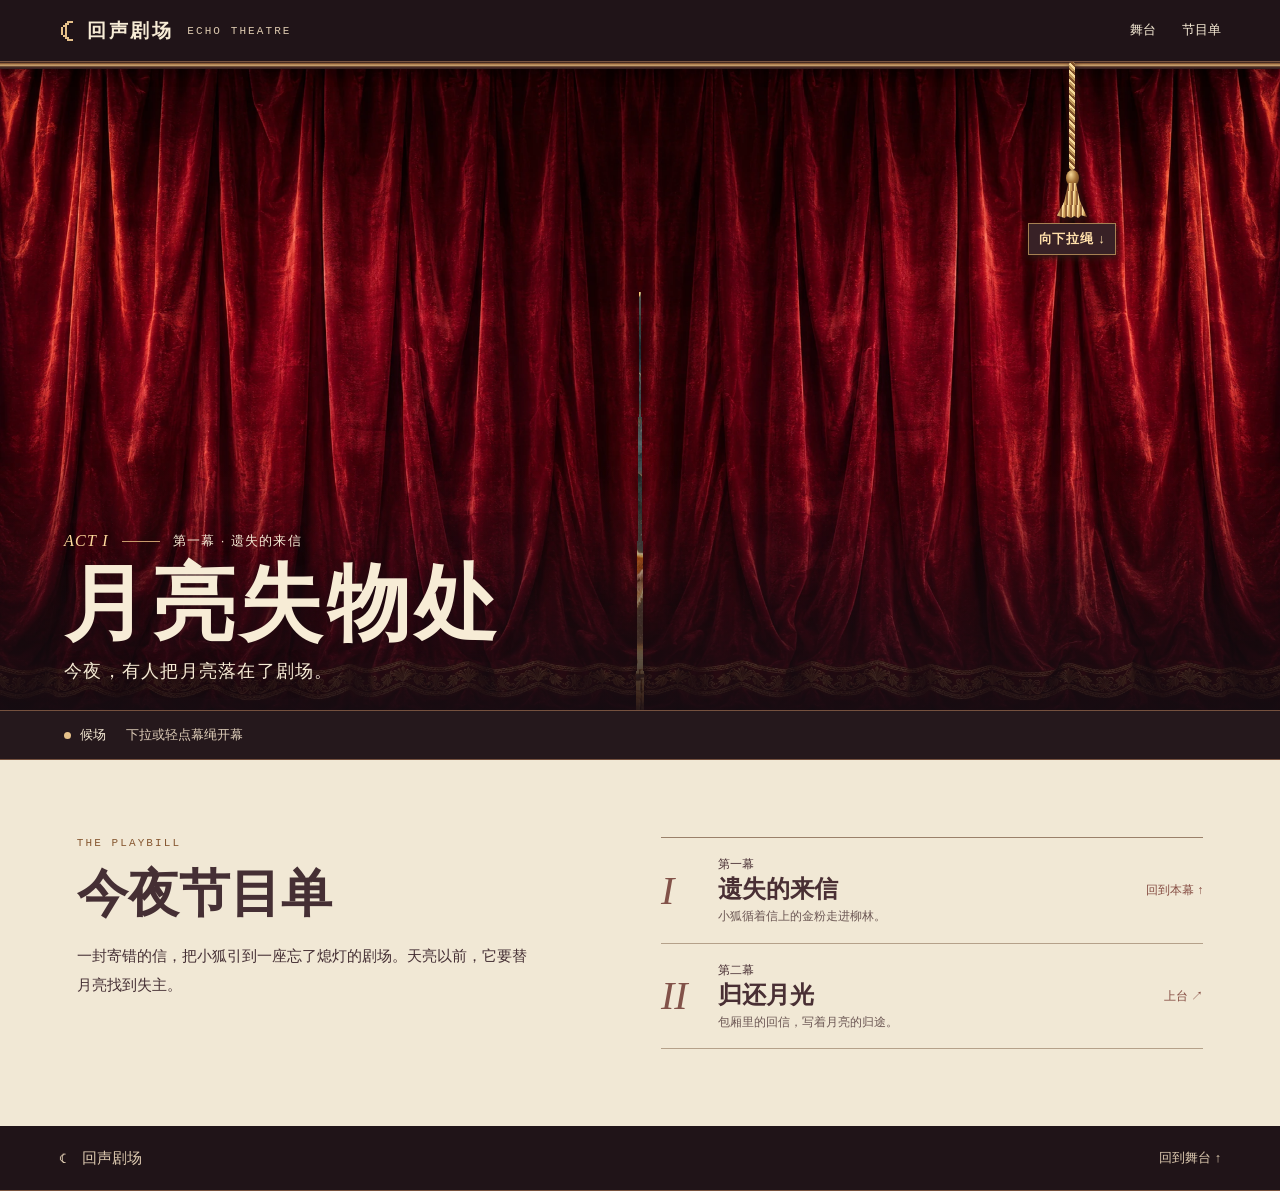
<file: docs/index.html>
<!doctype html><html lang="zh-CN"><head><meta charset="utf-8"><meta name="viewport" content="width=device-width,initial-scale=1"><meta name="theme-color" content="#211419">
<title>月亮失物处 · 回声剧场</title><link rel="preload" as="image" href="velvet.webp"><link rel="stylesheet" href="theatre.css?v=passage1"><script defer src="curtain.js"></script><script defer src="theatre.js?v=passage1"></script></head>
<body><a class="skip" href="#rig">跳到幕绳</a><header class="mast"><a class="brand" href="#stage"><i aria-hidden="true">☾</i> 回声剧场 <small lang="en">ECHO THEATRE</small></a><nav aria-label="主要导航"><a href="#stage">舞台</a><a href="#bill">节目单</a></nav></header>
<main><section id="stage" aria-labelledby="title"><div class="field"><div class="set"><img class="scenery" src="scenery.webp" alt="月牙悬在柳林上方，一只小狐衔着信站在木台中央。"><span class="moonlight"></span></div>
<canvas id="drape" aria-hidden="true"></canvas><div class="cornice" aria-hidden="true"></div>
<button class="loge" id="loge" aria-label="进入七号包厢" disabled><img src="loge.webp" alt=""><span>七号包厢 <i>↗</i></span></button>
<button id="rig" aria-label="拉绳开幕，也可轻点开幕"><span class="cord"></span><span class="tassel"><i></i></span><strong>向下拉绳 <span aria-hidden="true">↓</span></strong></button>
<div class="marquee"><p class="actline"><span id="roman">ACT I</span><i></i><span id="actname">第一幕 · 遗失的来信</span></p><h1 id="title">月亮失物处</h1><p id="tagline">今夜，有人把月亮落在了剧场。</p></div></div>
<div class="apron"><span id="status" role="status">候场</span><span id="instruction">下拉或轻点幕绳开幕</span><button id="replay" hidden>重新开幕 ↺</button></div></section>
<section id="bill" aria-labelledby="billtitle"><header class="billhead"><p lang="en">THE PLAYBILL</p><h2 id="billtitle">今夜节目单</h2><p class="synopsis">一封寄错的信，把小狐引到一座忘了熄灯的剧场。天亮以前，它要替月亮找到失主。</p></header><div class="actlist">
<button class="choose" data-act="1"><span class="num">I</span><span><small>第一幕</small><b>遗失的来信</b><em>小狐循着信上的金粉走进柳林。</em></span><span class="go">上台 ↗</span></button>
<button class="choose" data-act="2"><span class="num">II</span><span><small>第二幕</small><b>归还月光</b><em>包厢里的回信，写着月亮的归途。</em></span><span class="go">上台 ↗</span></button></div></section></main>
<footer><span>☾　回声剧场</span><a href="#stage">回到舞台 ↑</a></footer>
<div id="camera-window" hidden inert aria-hidden="true"></div>
<section id="box" aria-labelledby="boxtitle" hidden inert>
<div class="room-view"><img src="chamber.webp" loading="lazy" alt="包厢内的铜灯照亮绯红座椅和信封，栏杆外可望见月夜舞台。"></div>
<div class="room-overlay"><div class="room-nav"><button id="leave"></button><span id="boxact"></span></div>
<div class="letter"><h2 id="boxtitle">七号包厢</h2><p id="lettercopy"></p><blockquote id="quote"></blockquote></div></div>
</section>
</body></html>
</file>
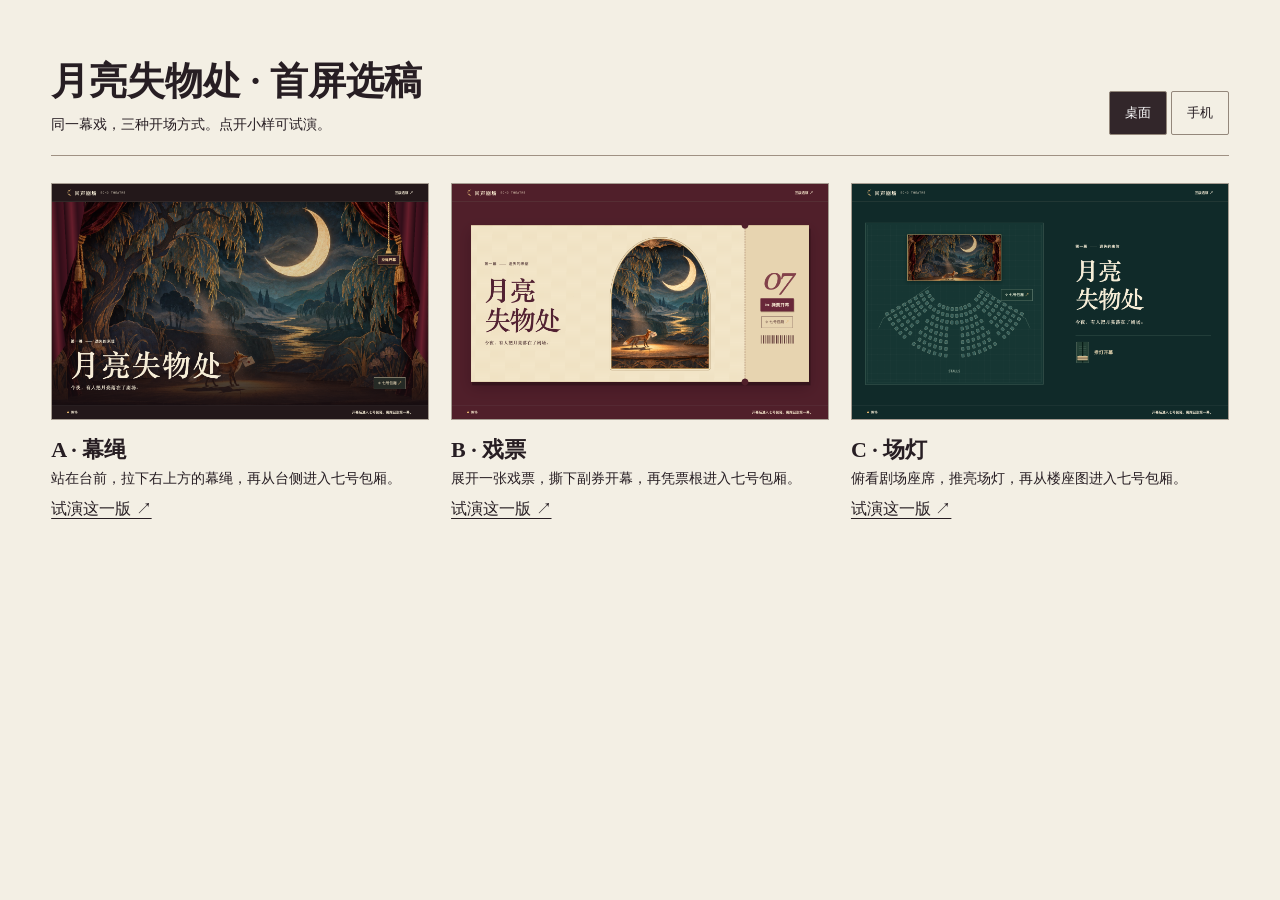
<file: docs/editions.html>
<!doctype html><html lang="zh-CN"><head><meta charset="utf-8"><meta name="viewport" content="width=device-width,initial-scale=1"><title>回声剧场 · 首屏选稿</title><style>
*{box-sizing:border-box}body{margin:0;background:#f3efe4;color:#271e23;font:16px/1.6 "PingFang SC",sans-serif}main{max-width:1700px;margin:auto;padding:clamp(20px,4vw,64px)}header{display:flex;align-items:end;justify-content:space-between;border-bottom:1px solid #9f9183;gap:15px;padding-bottom:20px}h1,h2,p{margin:0}h1,h2{font-family:"Songti SC",serif}h1{font-size:clamp(26px,3vw,50px)}header p{font-size:14px}nav{display:flex;gap:4px}button{min-height:44px;padding:7px 15px;border:1px solid #93877b;border-radius:2px;background:transparent;color:inherit;cursor:pointer}button[aria-pressed=true]{background:#32262a;color:#fff}section{display:grid;grid-template-columns:repeat(3,minmax(0,1fr));gap:22px;margin-top:27px}article{min-width:0}article img{width:100%;height:auto;display:block;border:1px solid #a69d92}a{color:inherit;text-underline-offset:4px}article>div{margin-top:12px}article p{font-size:14px;margin-bottom:6px}article h2{font-size:22px}body.phone article img{max-width:300px;margin:auto}@media(max-width:720px){header{display:grid}section{grid-template-columns:1fr}article{padding-bottom:18px;border-bottom:1px solid #c9c0b4}}
</style></head><body><main><header><div><h1>月亮失物处 · 首屏选稿</h1><p>同一幕戏，三种开场方式。点开小样可试演。</p></div><nav aria-label="选择截图尺寸"><button data-size="1440" aria-pressed="true">桌面</button><button data-size="390" aria-pressed="false">手机</button></nav></header><section></section></main><script>
const names=['A · 幕绳','B · 戏票','C · 场灯'],captions=['站在台前，拉下右上方的幕绳，再从台侧进入七号包厢。','展开一张戏票，撕下副券开幕，再凭票根进入七号包厢。','俯看剧场座席，推亮场灯，再从楼座图进入七号包厢。'];
function show(size){document.body.classList.toggle('phone',size==='390');document.querySelectorAll('[data-size]').forEach(b=>b.setAttribute('aria-pressed',String(b.dataset.size===size)));document.querySelector('section').innerHTML=['a','b','c'].map((v,i)=>'<article><a href="play.html?sample=1&amp;v='+v+'" aria-label="试演'+names[i]+'"><img src="captures/'+v+'-'+size+'.png" alt="'+names[i]+'首屏截图"></a><div><h2>'+names[i]+'</h2><p>'+captions[i]+'</p><a href="play.html?sample=1&amp;v='+v+'">试演这一版 ↗</a></div></article>').join('');}
document.querySelectorAll('[data-size]').forEach(b=>b.onclick=()=>show(b.dataset.size));show(matchMedia('(max-width:700px)').matches?'390':'1440');
</script></body></html>
</file>
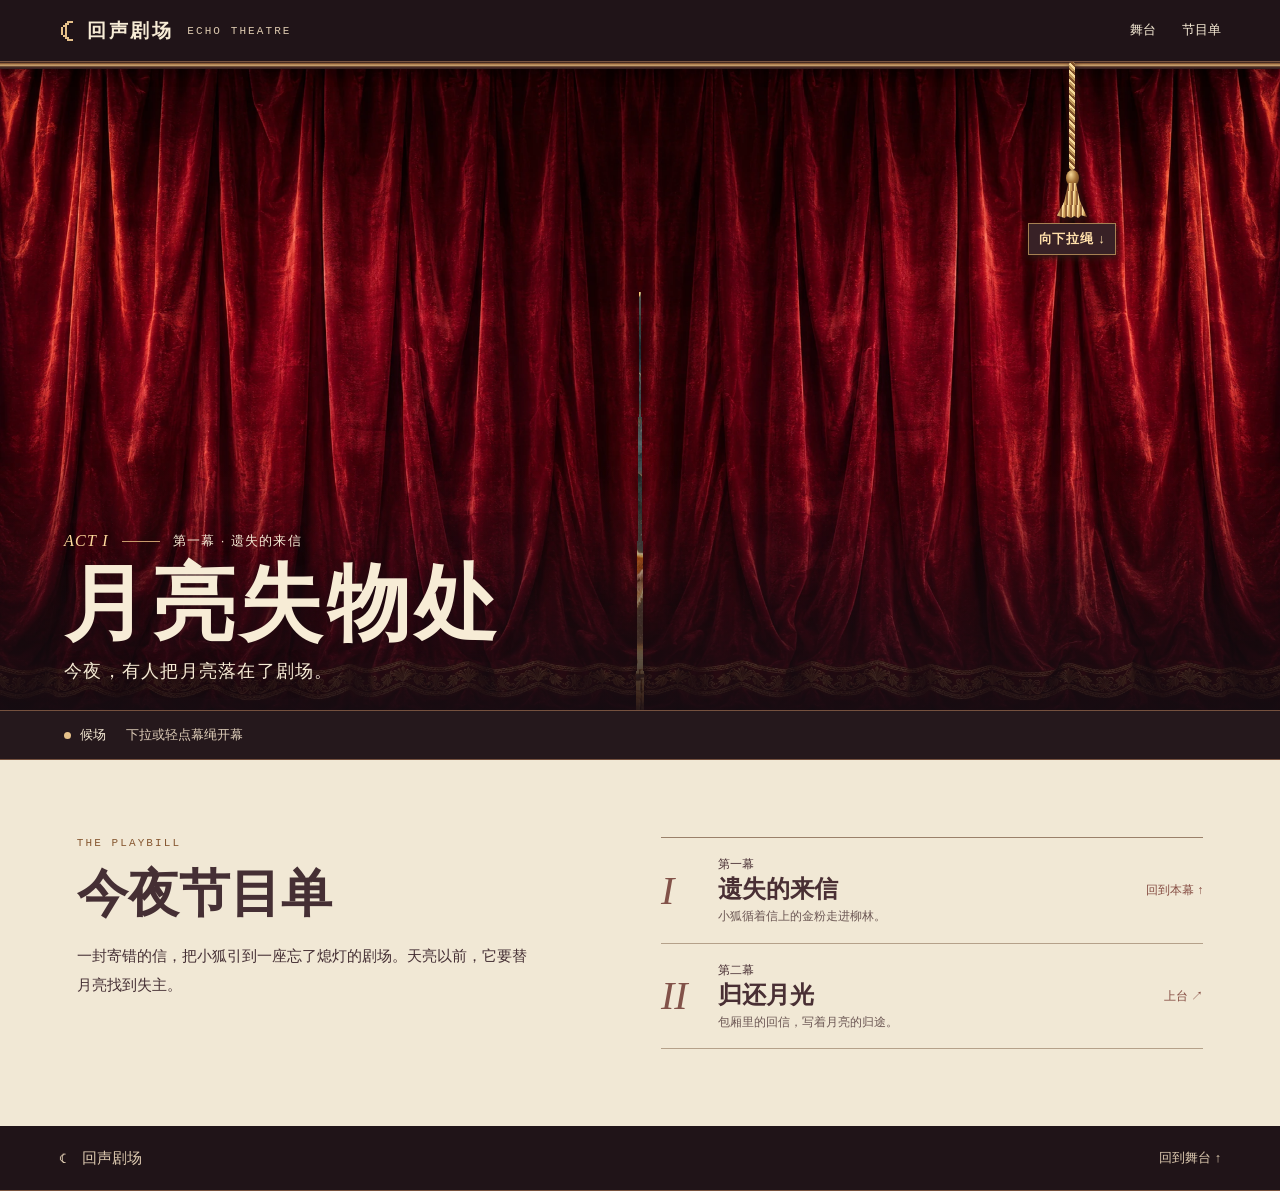
<file: docs/play.html>
<!doctype html>
<html lang="zh-CN"><head><meta charset="utf-8"><meta name="viewport" content="width=device-width,initial-scale=1"><title>月亮失物处 · 回声剧场</title><link rel="stylesheet" href="play.css"><script>const q=new URLSearchParams(location.search);if((q.get("v")||"a")==="a"&&!q.has("sample"))location.replace("index.html");</script><script defer src="play.js"></script></head>
<body><header class="mast"><b><i aria-hidden="true">☾</i> 回声剧场</b><span lang="en">ECHO THEATRE</span><a href="editions.html">三版选稿 ↗</a></header>
<main><div id="scene"></div><footer><span id="phase" role="status">候场</span><span>开幕后进入七号包厢，离席回到第一幕。</span></footer></main>
<dialog aria-labelledby="box-title"><div class="box-art"></div><article><small>第一幕 · 遗失的来信</small><h2 id="box-title">七号包厢</h2><p>你翻起空座的椅垫。一封信只写了一行：<br>「捡到月亮的人，请在天亮以前归还。」</p><button id="back">← 返回第一幕</button></article></dialog></body></html>
</file>
<file: docs/theatre.css>
:root{color-scheme:dark;--cream:#f7ecd6;--gold:#e6c18a;--line:#8d694a;--wine:#221419;--serif:"Songti SC",STSong,Baskerville,serif;--sans:"PingFang SC","Microsoft YaHei",sans-serif}
*{box-sizing:border-box}html{scroll-behavior:smooth}body{margin:0;color:var(--cream);background:#201418;font:15px/1.55 var(--sans)}a{color:inherit;text-decoration:none}button{color:inherit;font:inherit;cursor:pointer}a:focus-visible,button:focus-visible{outline:3px solid #ffd884;outline-offset:3px}button[hidden]{display:none!important}.skip{position:absolute;top:-60px;z-index:9;background:#331922;padding:7px}.skip:focus{top:0}
.mast,footer{height:62px;padding:0 clamp(18px,4.6vw,84px);display:flex;align-items:center;justify-content:space-between;border-bottom:1px solid #79533f}.brand{display:flex;align-items:center;gap:10px;font:700 19px var(--serif);letter-spacing:.13em}.brand i{font:32px Georgia;color:var(--gold)}.brand small,.billhead>p:first-child{font:11px Menlo,monospace;letter-spacing:.19em}.brand small{color:#dcc9af;margin-left:4px}.mast nav{display:flex;gap:26px}.mast nav a,footer a{padding:11px 0;font-size:13px}h1,h2,p{margin:0}
.field,.field-space{height:clamp(460px,72svh,865px)}.field{position:relative;overflow:hidden;isolation:isolate;background:#351724}.set,#drape,.scenery,.moonlight{position:absolute;inset:0;width:100%;height:100%}.set{z-index:-3;overflow:hidden}.scenery{object-fit:cover;object-position:50% 54%;transition:filter 1s,transform 1s}.moonlight{background:radial-gradient(ellipse at 66% 38%,#fad98655,transparent 39%),linear-gradient(0deg,#77719a33,transparent);opacity:0;transition:opacity .65s}.act2 .moonlight{opacity:1}.act2 .scenery{transform:scale(1.09);filter:sepia(.15) brightness(1.16)}#drape{z-index:-1;pointer-events:none}.cornice{position:absolute;inset:0 0 auto;height:7px;z-index:2;background:linear-gradient(#211117,#96643b,#cea671 48%,#503025 69%,#311b20);box-shadow:0 4px 12px #0009}
.marquee{position:absolute;bottom:0;left:0;width:100%;pointer-events:none;padding:70px 5% 24px;background:linear-gradient(0deg,#150d13df,#180d1533 75%,transparent);text-shadow:0 3px 16px #200911}.actline{display:flex;align-items:center;gap:13px;font-size:13px;letter-spacing:.1em}.actline>span:first-child{font:italic 16px Georgia;color:#ffda9d}.actline i{width:38px;border-bottom:1px solid #c79c6c}h1{font:600 clamp(52px,6.5vw,111px)/1.13 var(--serif);letter-spacing:.055em;margin:6px 0}#tagline{font:18px/1.6 var(--serif);letter-spacing:.07em}
#rig{--pull:0px;position:absolute;z-index:3;right:12%;top:0;border:0;background:none;padding:0 10px 8px;min-width:55px;display:grid;justify-items:center;align-content:start;touch-action:none;user-select:none;color:#ffdd9c;filter:drop-shadow(1px 3px 3px #2a1512)}#rig:disabled{cursor:default}.cord{height:calc(clamp(52px,12svh,136px) + var(--pull));width:6px;border-radius:3px;background:repeating-linear-gradient(44deg,#7f512a 0 2px,#c39b5e 2px 4px,#f6d99a 4px 6px)}.tassel{width:30px;height:48px;position:relative;display:block;transform-origin:50% 0;transform:rotate(var(--sway,0deg))}.tassel:before{content:"";display:block;width:13px;height:16px;margin:auto;background:radial-gradient(ellipse at 38% 28%,#f5d797,#a37034 50%,#59381f 95%);border-radius:55%}.tassel i{position:absolute;inset:13px 0 0;clip-path:polygon(38% 0,63% 0,76% 50%,100% 97%,81% 92%,71% 100%,58% 94%,47% 100%,33% 95%,25% 100%,0 93%,24% 53%);background:repeating-linear-gradient(94deg,#96643a 0 2px,#f7d99b 2px 3px,#ca9c57 4px 5px)}#rig strong,.loge span{font:600 13px/1.5 var(--sans);letter-spacing:.06em;border:1px solid #a68052;color:#ffdfaa;background:#382126;padding:5px 10px;white-space:nowrap}#rig strong{margin-top:5px}.running #rig{opacity:0;pointer-events:none;transition:opacity .4s}
.loge{position:absolute;z-index:1;right:-1.3%;top:37%;width:clamp(100px,14%,235px);background:none;padding:0;border:0;filter:brightness(.44);transform:translateX(25%);opacity:0;pointer-events:none;transition:filter .5s,transform .8s,opacity .5s;display:grid;justify-items:center;align-content:start}.loge img{width:100%;display:block;filter:drop-shadow(-3px 8px 6px #170c10b0)}.loge span{position:relative;margin:-5% 0 0;padding:3px 9px}.loge i{font-style:normal}.running .loge{opacity:1;transform:none;pointer-events:auto;filter:brightness(1)}.loge:hover{filter:brightness(1.12)}
.apron{display:flex;align-items:center;gap:20px;min-height:50px;padding:4px 5%;font-size:13px;background:#25181c;border-block:1px solid #75513e}#status:before{content:"";display:inline-block;width:7px;height:7px;margin-right:9px;border-radius:50%;background:var(--gold)}.running #status:before{background:#a0c59d}#instruction{color:#decdb8}#replay{margin-left:auto;background:none;color:#e8cc9d;border:0;min-height:42px}
#bill{background:#f1e8d5;color:#452f34;padding:clamp(42px,6vw,90px) 6%;display:grid;grid-template-columns:1fr 1.15fr;gap:10%;scroll-margin-top:6px}.billhead>p:first-child{color:#875832}.billhead h2{font:600 clamp(34px,4vw,60px)/1.28 var(--serif);margin:12px 0 16px}.synopsis{max-width:30em;line-height:1.9}.actlist{align-self:center;border-top:1px solid #9a806a}.choose{display:grid;align-items:center;text-align:left;grid-template-columns:43px 1fr auto;gap:14px;width:100%;border:0;border-bottom:1px solid #b5a18a;background:transparent;color:#492f34;padding:17px 0}.choose b,.choose small,.choose em{display:block}.choose b{font:600 24px/1.4 var(--serif)}.choose small,.choose em,.go{font-size:12px}.choose em{font-style:normal;color:#6b5653}.num{font:italic 40px Georgia;color:#825249}.go{color:#854c42}.choose:hover{background:#e8dbc460}footer{height:65px;font-family:var(--serif);color:#decbb1}
@media(max-width:650px){.mast{height:52px}.brand{font-size:16px;gap:5px}.brand i{font-size:24px}.brand small{font-size:8px;letter-spacing:.07em}.mast nav{gap:12px}.field,.field-space{height:clamp(415px,71svh,670px)}.scenery{object-position:54% center}.marquee{padding:65px 6% 22px}.actline{font-size:11px;gap:8px}.actline i{width:21px}.actline>span:first-child{font-size:14px}h1{font-size:clamp(42px,11.8vw,71px)}#tagline{font-size:15px}.loge{width:25%;min-width:82px;top:38%;right:-2%}.loge span{font-size:11px;padding:3px 7px}#rig{right:6%}.cord{height:calc(64px + var(--pull))}.apron{font-size:11px;gap:9px;min-height:45px;padding-inline:4%}#replay{font-size:11px}#bill{display:block;padding:32px 6%}.actlist{margin-top:22px}.billhead h2{margin:7px 0}.choose{grid-template-columns:30px 1fr auto;gap:8px}.choose b{font-size:21px}}
@media(prefers-reduced-motion:reduce){html{scroll-behavior:auto}*,*:after,*:before{transition:none!important;animation:none!important}}
.loge{z-index:-2;right:5%;transform:none;opacity:1;filter:brightness(calc(.55 + .48 * var(--light,0)));transition:filter .2s;pointer-events:none}
.running .loge{right:5%}.loge:focus-visible{outline-offset:-4px;outline-color:#fff1be}
.field{background:#37191e url(velvet.webp) 0 0/51% 100%}
@media(max-width:650px){.loge,.running .loge{right:5.5%}}
/* The projecting balcony shares a cornice and side wall with the right wing. */
.loge:before,.loge:after{content:"";position:absolute;z-index:-1;right:-56%;width:79%;pointer-events:none}
.loge:before{top:14%;bottom:15%;background:repeating-linear-gradient(90deg,#482526 0 9%,#56312d 10% 12%,#361f22 13% 23%);clip-path:polygon(0 9%,100% 0,100% 100%,0 89%);border-block:2px solid #966b45}
.loge:after{bottom:14%;height:23%;background:linear-gradient(#a07848,#5f3e30 9%,#805c39 15%,#3b2425 20%,#542f2c 70%,#9a784a 76%,#482c29 87%);clip-path:polygon(0 0,100% 31%,100% 100%,0 77%)}

body.travelling{overflow:hidden;overflow-anchor:none}
.travelling #stage{position:relative;z-index:5}
.travelling .field{transform-origin:0 0;will-change:transform;pointer-events:none}
.travelling .loge{pointer-events:none}
#box[hidden]{display:none}
#box{position:fixed;z-index:8;inset:0;isolation:isolate;overflow:auto;overscroll-behavior:contain;background:#20181b;color:var(--cream)}
.room-view,.room-view img{position:absolute;inset:0;width:100%;height:100%}
.room-view{overflow:hidden;z-index:-2}.room-view img{object-fit:cover;object-position:54% 51%}
.room-overlay{min-height:100%;display:flex;flex-direction:column;justify-content:space-between;padding:clamp(18px,3.8vw,58px) clamp(20px,5.2vw,88px);background:linear-gradient(180deg,#140f12a3,transparent 24%),linear-gradient(0deg,#100d10e0,transparent 47%)}
.room-nav{display:flex;align-items:center;justify-content:space-between;gap:12px;color:#ffebc5;text-shadow:0 1px 6px #271920}
.room-nav button{border:1px solid #d1b78990;border-radius:2px;background:#21151ac2;color:#ffe6b5;min-height:44px;padding:8px 15px}
#boxact{font:500 14px var(--serif);letter-spacing:.08em}
.letter{max-width:44em;padding-top:65px;text-shadow:0 2px 9px #130b0f}
.letter h2{font:600 clamp(39px,4.6vw,78px)/1.16 var(--serif);letter-spacing:.06em;margin:0 0 13px}
.letter p{font:16px/1.7 var(--serif)}.letter blockquote{margin:6px 0 0;font:500 clamp(18px,1.8vw,27px)/1.55 var(--serif);color:#ffe1a8}
@media(max-width:650px){.room-view img{object-position:55% center}.room-overlay{padding:18px 6% max(38px,6vh);background:linear-gradient(180deg,#130b10ac,transparent 21%),linear-gradient(0deg,#150c11f2 0%,#190d14aa 22%,transparent 52%)}#boxact{font-size:12px}.room-nav button{font-size:13px}.letter p{font-size:15px}.letter blockquote{font-size:18px}}

#camera-window{position:fixed;inset:0;z-index:6;overflow:hidden;contain:strict;pointer-events:none}
</file>
<file: docs/play.css>
:root{--ink:#191c1a;--paper:#f6edd7;--gold:#e9bd7a;--maroon:#591b26;--serif:"Songti SC","STSong",Baskerville,serif;--sans:"PingFang SC","Microsoft YaHei",sans-serif;--mono:Menlo,monospace}
*{box-sizing:border-box}body{margin:0;font:16px/1.55 var(--sans);color:var(--paper);background:#151b1a}h1,h2,p{margin:0}button,a{font:inherit;color:inherit}button{cursor:pointer}button:disabled{cursor:default}button:focus-visible,a:focus-visible{outline:3px solid #f6ae55;outline-offset:3px}a{text-decoration:none}
.mast{display:flex;align-items:center;gap:14px;height:68px;padding:0 clamp(20px,4vw,70px);border-bottom:1px solid #77786a55}.mast b{display:inline-flex;align-items:center;gap:9px;font:700 19px var(--serif);letter-spacing:.12em}.mast b i{font:30px/1 Georgia;color:var(--gold)}.mast>span{font:10px var(--mono);letter-spacing:.2em;opacity:.72}.mast a{margin-left:auto;font-size:13px;padding:10px 0}
main{min-height:calc(100svh - 68px);display:flex;flex-direction:column}#scene{display:grid;flex:1}footer{display:flex;align-items:center;justify-content:space-between;gap:10px;min-height:52px;padding:9px clamp(20px,4vw,70px);font-size:13px;border-top:1px solid #9994}#phase{white-space:nowrap;font-size:12px;letter-spacing:.09em}#phase:before{content:"";display:inline-block;width:7px;height:7px;border-radius:50%;background:#e5b66c;margin-right:8px}.opened #phase:before{background:#82ba87}
.act{font-size:14px;letter-spacing:.1em;display:flex;align-items:center;gap:10px}.act i{width:26px;border-top:1px solid}.titling h1{font:650 clamp(62px,7.8vw,132px)/1.18 var(--serif);letter-spacing:-.05em;margin:9px 0}.line{font:18px/1.65 var(--serif);letter-spacing:.07em}
.art{width:100%;height:100%;object-fit:cover;display:block}.open,.box{touch-action:manipulation}.open{touch-action:none}.box{min-height:46px;padding:0 14px;border:1px solid currentColor;background:#18211e;color:#f2cd8b;border-radius:2px;font-size:14px}.box:disabled{color:#d4c7aa;background:#252a25}.box span+span{color:var(--gold)}
/* In front of the stage, the pendant hangs from the top of the proscenium. */
.a{background:#1e1518}.a .mast,.a footer{background:#23181a}.proscenium{position:relative;isolation:isolate;overflow:hidden;min-height:570px}.proscenium>.art{position:absolute;inset:0;object-position:center 54%;z-index:-5;transition:filter .8s,transform 1s;filter:brightness(.86)}.a.opened .proscenium>.art{filter:brightness(1.06);transform:scale(1.018)}.shade{position:absolute;inset:0;z-index:-3;background:linear-gradient(0deg,#160d11ec,transparent 45%),linear-gradient(90deg,#180a133b,transparent 60%)}
.wing{position:absolute;z-index:-2;top:0;height:80%;width:9%;background:repeating-linear-gradient(87deg,#230a12 0%,#681f2d 18%,#310e19 32%,#491321 48%);border-inline-end:3px solid #705037;transform-origin:top;transition:transform .8s cubic-bezier(.16,.75,.2,1);clip-path:polygon(0 0,100% 0,69% 33%,24% 61%,40% 88%,0 100%)}.wing.left{left:0}.wing.right{right:0;scale:-1 1}.opened .wing{transform:translateX(-92%)}
.a .titling{position:absolute;left:5%;bottom:7%;text-shadow:0 2px 18px #180d12}.a .titling h1{letter-spacing:.035em}.rope-controls{position:absolute;right:7%;top:0}.a .open{display:flex;align-items:center;flex-direction:column;padding:0 8px 12px;background:none;border:0;color:#ffdfa6;transform:translateY(calc(var(--pull,0px)*.4));filter:drop-shadow(0 3px 3px #180c09)}.a .mechanism{width:5px;height:clamp(85px,18vh,184px);background:repeating-linear-gradient(45deg,#7c4525 0 2px,#e7c27c 2px 5px);position:relative;margin-bottom:43px}.a .mechanism:after{content:"";position:absolute;left:-10px;bottom:-37px;width:25px;height:39px;background:repeating-linear-gradient(87deg,#a5783b 0 2px,#f5d68d 3px 4px);clip-path:polygon(50% 0,72% 15%,61% 34%,89% 80%,100% 98%,0 98%,11% 77%,39% 34%,28% 15%)}.a .verb{padding:6px 13px;border:1px solid #d6b57d;border-radius:1px;background:#331c21;font-size:14px}.balcony{position:absolute;right:6%;bottom:8%}
/* A perforated admission ticket is the entire playing surface. */
.b{background:#501f2a;color:#f8e9ce}.b #scene{align-items:center;padding:clamp(24px,5vw,80px)}.ticket{background:#f3e6c9;color:#44272a;display:grid;grid-template-columns:1fr minmax(160px,19%);box-shadow:5px 13px 0 #36141c,0 22px 55px #310e1a77;position:relative;min-height:min(572px,65vh);border:1px solid #d4bb91}
.ticket-main{display:grid;grid-template-columns:1fr 1.02fr;align-items:center;padding:clamp(20px,3.6vw,56px);gap:4%;background-image:repeating-linear-gradient(2deg,transparent 0 3px,#c7ab7820 3px 4px)}.b .titling h1{font-size:clamp(68px,7vw,112px);max-width:3.1em;line-height:1.12;margin:30px 0 20px;color:#522132}.b .line{font-size:17px}.plate{aspect-ratio:3/4;max-height:55vh;overflow:hidden;border-radius:48% 48% 2px 2px;outline:1px solid #927143;outline-offset:6px;box-shadow:0 0 0 2px #c8a260}.plate .art{object-position:61% center;transition:transform .7s}.opened .plate .art{transform:scale(1.08)}
.stub{position:relative;border-left:2px dashed #9c765f;display:flex;align-items:center;justify-content:center;flex-direction:column;gap:18px;padding:20px;background:#e7d4b0;isolation:isolate}.stub:before,.stub:after{content:"";position:absolute;left:-14px;width:26px;height:26px;border-radius:50%;background:#501f2a}.stub:before{top:-14px}.stub:after{bottom:-14px}.seat-no{font:italic clamp(65px,8vw,122px)/1 Georgia;color:#82414a;letter-spacing:-.09em}.b .open{background:#682739;border:0;border-radius:2px;color:#fff4db;min-height:50px;padding:0 18px;font-size:17px;box-shadow:2px 3px 0 #ae9478;transform:translateX(calc(var(--pull,0px)*.22))}.b .open:before{content:'✂';padding-right:8px}.b.opened .open{background:#dac5a4;color:#784333;border:2px dashed #a57c61;box-shadow:none;transform:rotate(-4deg)}.b .box{background:transparent;color:#5e3a38}.barcode{height:32px;width:72%;max-width:125px;margin-top:9px;background:repeating-linear-gradient(90deg,#613b38 0 2px,transparent 2px 4px,#613b38 4px 5px,transparent 5px 9px,#613b38 9px 13px,transparent 13px 16px)}
/* The overhead house plan and working light lever form one lighting desk. */
.c{background:#102a29}.c #scene{padding:clamp(24px,3.5vw,56px)}.lightdesk{display:grid;grid-template-columns:1.4fr 1fr;gap:clamp(24px,4vw,68px);align-items:center}.house{position:relative;background-color:#163633;background-image:linear-gradient(#78938516 1px,transparent 1px),linear-gradient(90deg,#78938516 1px,transparent 1px);background-size:24px 24px;border:1px solid #587669;box-shadow:inset 0 0 0 7px #163633,inset 0 0 0 8px #78938542;aspect-ratio:1.1;max-height:69vh;display:grid;grid-template-rows:31% 1fr;justify-items:center;padding:6% 4% 0}.stage-model{width:58%;height:100%;border:2px solid #b99d67;box-shadow:0 5px 17px #071c19aa;overflow:hidden}.stage-model .art{object-position:50% 46%;filter:brightness(.8);transition:filter .5s}.opened .stage-model .art{filter:brightness(1.22)}#seats{width:100%;height:100%;min-height:0}.house .box{position:absolute;right:6%;top:41%;background:#17352f;border:1px solid #8da895;color:#dce5cf}.house .box:not(:disabled){background:#ead294;color:#29352b;border-color:#f2dca7;box-shadow:0 0 16px #ada76d50}.desk-copy{padding-right:3%}.c h1{font-size:clamp(56px,6.3vw,99px);max-width:3.15em;margin:24px 0}.fader{margin-top:35px;border-top:1px solid #658376;padding-top:24px}.c .open{display:flex;gap:20px;align-items:center;border:0;background:none;color:#f2dfb9;font-size:18px;padding:2px}.c .mechanism{position:relative;width:50px;height:80px;border:1px solid #839183;border-radius:4px;background:linear-gradient(90deg,transparent 44%,#081d18 44% 56%,transparent 56%),repeating-linear-gradient(0deg,#708979 0 1px,transparent 1px 9px) center/58% 78% no-repeat,#233f35}.c .mechanism:after{content:"";position:absolute;bottom:calc(9px + var(--pull,0px));inset-inline:4px;height:17px;border-radius:2px;background:linear-gradient(#ebd4a3,#a38a65 45%,#725230 50%,#b0a386 65%,#d5be8f);box-shadow:0 3px 4px #0e211b;transition:bottom .18s}.c.opened .mechanism:after{bottom:52px}
dialog{width:min(480px,90vw);border:1px solid #a28457;padding:0;background:#251a20;color:#f6ead4;box-shadow:0 16px 60px #0009}dialog::backdrop{background:#0b100ecc;backdrop-filter:blur(4px)}.box-art{height:150px;background:url(scenery.webp) 53% 70%/cover}dialog article{padding:25px}dialog h2{font:600 35px/1.4 var(--serif);margin:6px 0 12px}dialog p{font:17px/1.8 var(--serif)}dialog button{margin-top:20px;background:#ebcf93;border:0;color:#33231e;padding:11px 18px;border-radius:2px}
@keyframes tear-ticket{0%{transform:rotate(0) translate(0)}45%{transform:rotate(3deg) translate(10px,3px)}100%{transform:rotate(1deg) translate(5px,2px)}}
.b.opened .stub{transform-origin:0 100%;animation:tear-ticket .6s ease-out both}
@media(max-width:750px){
.mast{height:54px;padding:0 17px;gap:8px}.mast b{font-size:16px}.mast b i{font-size:24px}.mast>span{font-size:8px;letter-spacing:.09em}.mast a{font-size:12px}main{min-height:calc(100svh - 54px)}footer{min-height:49px;gap:5px;padding:9px 13px;font-size:11px}#phase{font-size:10px;letter-spacing:0}#phase:before{margin-right:4px;width:6px;height:6px}.act{font-size:12px}.line{font-size:15px}.proscenium{min-height:480px;background:#211416}.proscenium>.art{height:69%;top:0;object-position:53% 50%;mask-image:linear-gradient(#000 0 79%,transparent);}.shade{background:linear-gradient(0deg,#1c1114 10%,transparent 58%)}.a .wing{height:54%;width:8%}.a .titling{left:6%;bottom:16%}.a .titling h1{font-size:clamp(45px,12.7vw,75px);margin:8px 0}.a .mechanism{height:50px}.rope-controls{right:4%}.balcony{right:auto;left:6%;bottom:4%}
.b #scene{padding:24px 19px}.ticket{min-height:auto;grid-template-columns:1fr;align-self:center}.ticket-main{display:flex;flex-direction:column;gap:20px;padding:24px 22px 21px}.b .titling{width:100%}.ticket-copy{width:100%}.b .titling h1{font-size:clamp(42px,12vw,66px);max-width:none;line-height:1.2;margin:5px 0}.b .line{font-size:15px}.plate{width:100%;height:clamp(128px,27svh,245px);aspect-ratio:auto;max-height:none;border-radius:48% 48% 1px 1px/38% 38% 1px 1px;outline-offset:3px}.plate .art{object-position:55% 55%}.stub{border:0;border-top:2px dashed #9c765f;display:grid;grid-template-columns:auto 1fr;grid-template-rows:auto auto;justify-items:center;align-content:center;gap:5px 12px;padding:12px 20px}.stub:before,.stub:after{width:20px;height:20px;top:-11px;bottom:auto}.stub:before{left:-11px}.stub:after{right:-11px;left:auto}.seat-no{font-size:56px;grid-row:1/3}.b .open,.b .box{width:100%;min-height:44px;font-size:14px}.barcode{display:none}
.c #scene{padding:20px 17px;align-items:center}.lightdesk{width:100%;display:grid;grid-template-columns:1fr;gap:18px}.house{grid-row:2;aspect-ratio:1.24;max-height:none;width:100%}.desk-copy{grid-row:1;display:grid;grid-template-columns:minmax(0,1fr) auto;gap:4px;align-items:end;padding:0}.c h1{font-size:clamp(34px,9vw,62px);max-width:none;margin:9px 0}.c .line{font-size:13px;letter-spacing:0}.c .fader{border:0;padding:0;margin:0}.c .open{flex-direction:column;gap:6px;font-size:12px}.c .mechanism{height:64px;width:38px}.c.opened .mechanism:after{bottom:37px}.house .box{font-size:12px;right:4%;padding-inline:9px}
}
@media(max-height:690px) and (max-width:750px){.b #scene{padding:12px 15px}.ticket-main{padding:15px;gap:12px}.stub{padding:7px 16px}.c #scene{padding-block:11px}.a .titling{bottom:18%}}
@media(prefers-reduced-motion:reduce){*,*:before,*:after{animation-duration:.001ms!important;transition-duration:.001ms!important}}
.titling h1 span{display:inline-block}
@media(max-width:750px){.a .proscenium>.art{object-position:67% 50%}.c .house{aspect-ratio:1.04}.c .open{min-width:46px}}
</file>
